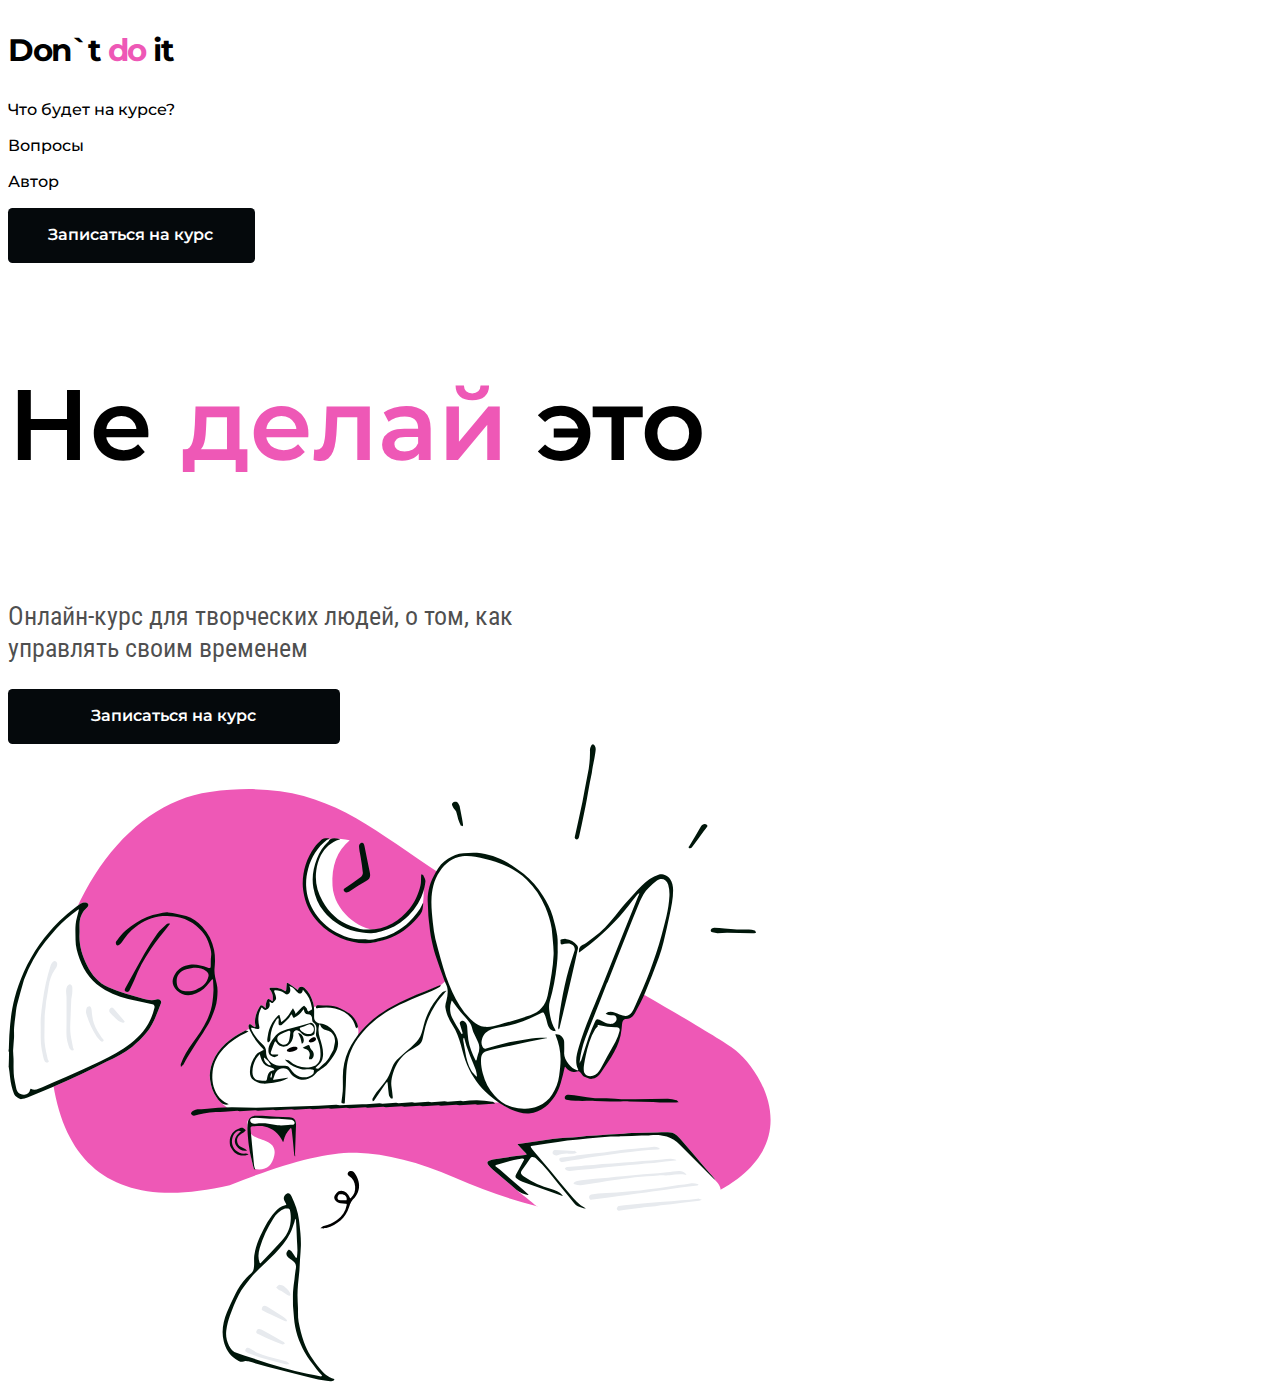
<file: lw5/index.html>
<!DOCTYPE html>
<html lang="ru">
<head>
  <meta charset="UTF-8">
  <title>Don't do it</title>
  <link href="css/style.css" rel="stylesheet">
  <link href="https://fonts.googleapis.com/css2?family=Montserrat:wght@500;600;700&display=swap" rel="stylesheet">
  <link href="https://fonts.googleapis.com/css2?family=Roboto+Condensed&display=swap" rel="stylesheet">
</head>
<body>
  <p class="main_text_1">
    Don`t 
    <span class="main_text_1 color_accent">do </span>
    it
  </p>
  
  <p class="main_text_2">Что будет на курсе?</p>
  <p class="main_text_2">Вопросы</p>
  <p class="main_text_2">Автор</p>
  
  <div class="black_field">
    <p class="main_text_3">Записаться на курс</p>
  </div>
  
  <p class="main_text_4">
    Не
    <span class="main_text_4 color_accent">делай </span>
    это
  </p>
  
  <p class="common_text_1">Онлайн-курс для творческих людей, о том, как управлять своим временем</p>
  
  <div class="black_field more_long">
    <p class="main_text_3">Записаться на курс</p>
  </div>
  
  <img src="images/IllustrationDone.svg" alt="funny image">
  
</body>
</file>
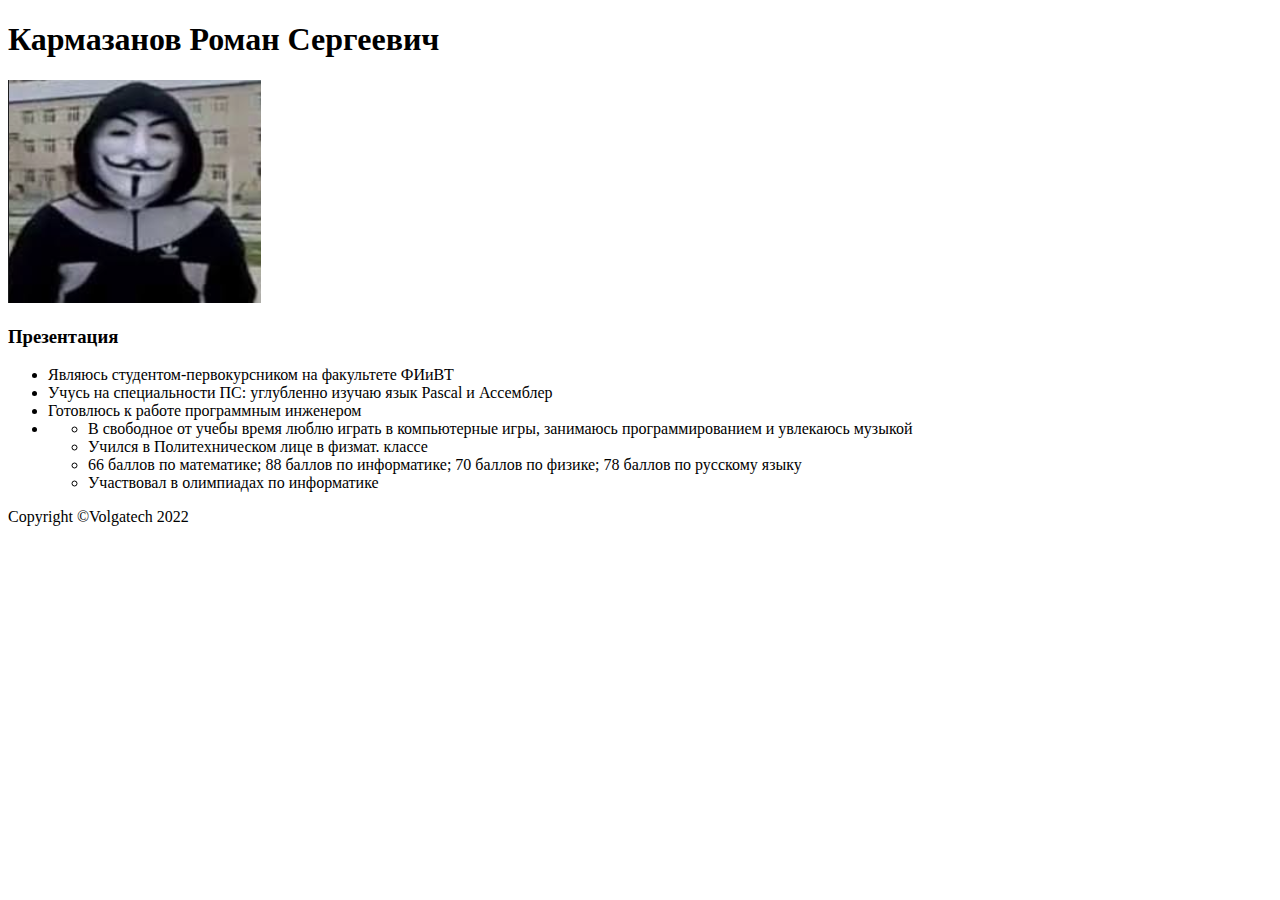
<file: lw4/task1/index.html>
<!DOCTYPE html>
<html lang="ru">
<head>
  <meta charset="UTF-8">
  <title>WebDev Разработчик</title>
</head>
<body>
  <header> 
    <h1>Кармазанов Роман Сергеевич</h1>
  </header>
  <section>
    <img src="imgs/img1.png" alt="funny_image"> 
    <h3>Презентация</h3>
    <ul>
      <li>Являюсь студентом-первокурсником на факультете ФИиВТ</li>
      <li>Учусь на специальности ПС: углубленно изучаю язык Pascal и Ассемблер</li>
      <li>Готовлюсь к работе программным инженером</li>
      <li>
        <ul>
          <li>В свободное от учебы время люблю играть в компьютерные игры, занимаюсь программированием и увлекаюсь музыкой</li>
          <li>Учился в Политехническом лице в физмат. классе</li>
          <li>66 баллов по математике; 88 баллов по информатике; 70 баллов по физике; 78 баллов по русскому языку
          <li>Участвовал в олимпиадах по информатике</li>
        </ul>  
      </li>
    </ul>
  </section>
  <footer>
    <p>Copyright ©Volgatech 2022</p>
  </footer>  
</body>
</html>
</file>
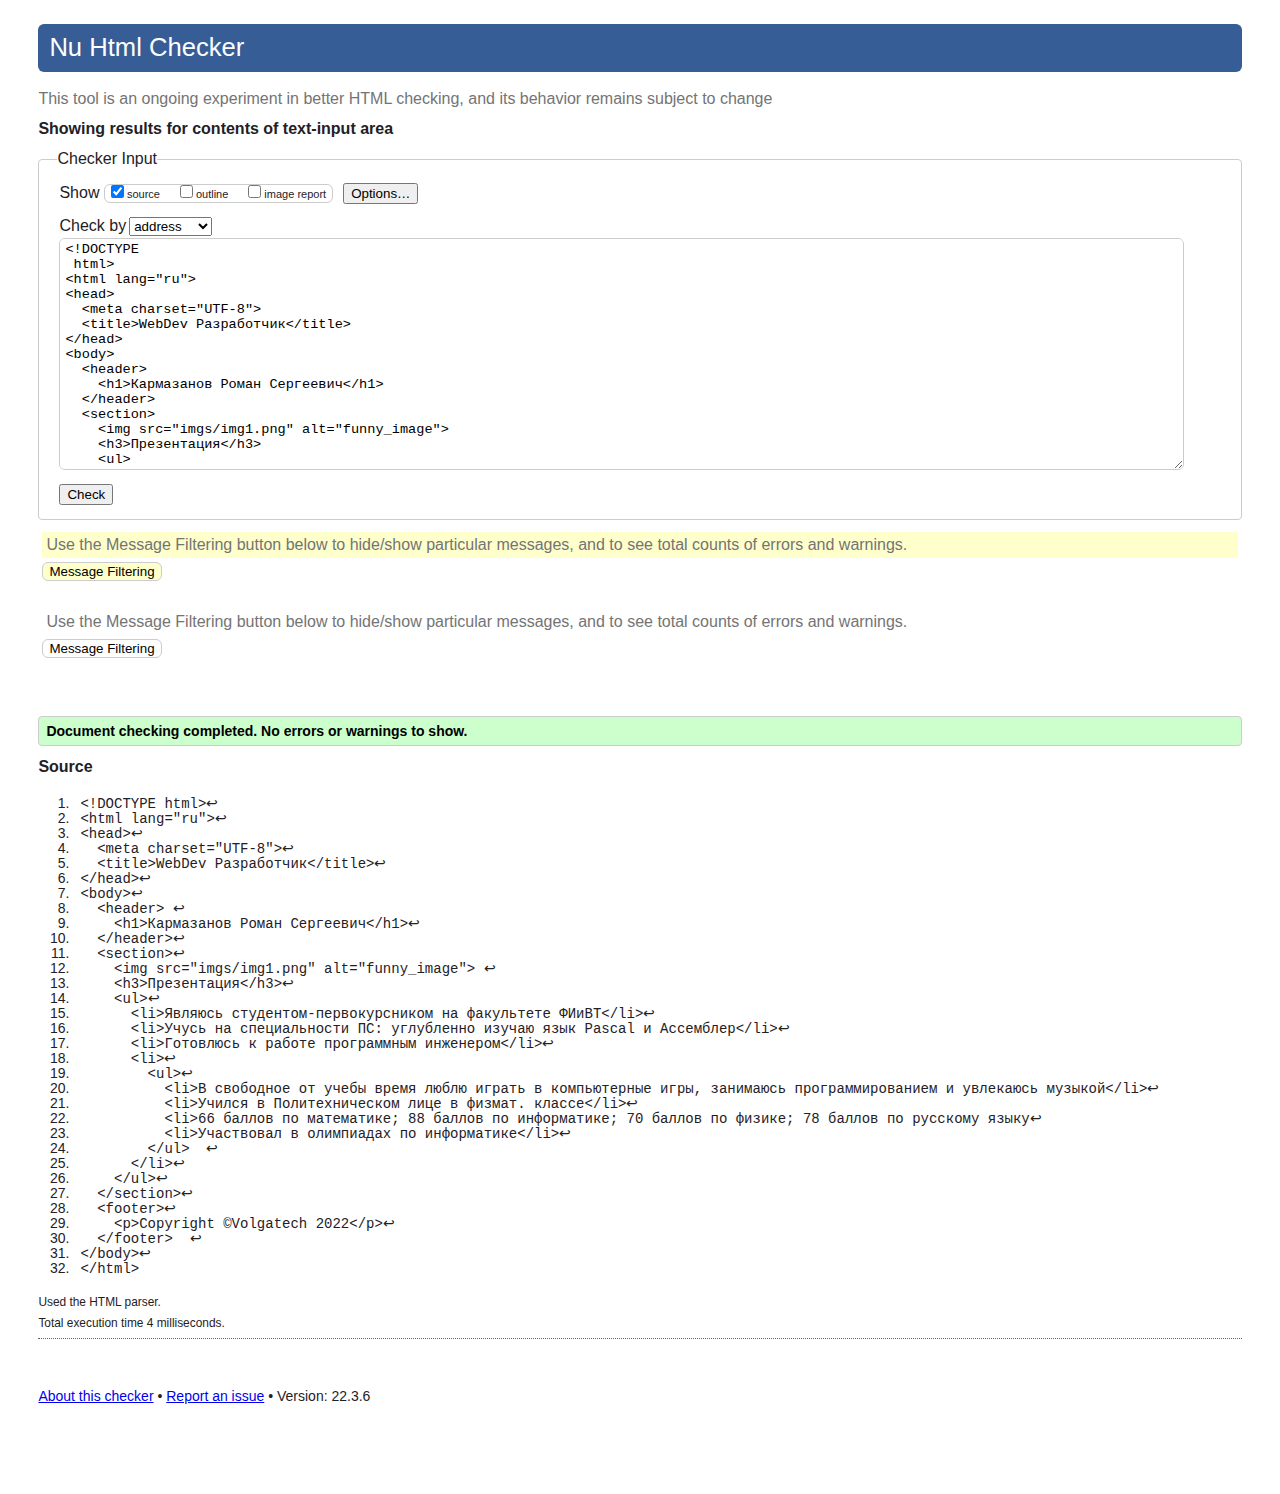
<file: lw4/task3/Showing results for contents of text-input area - Nu Html Checker.htm>
<!DOCTYPE html>
<html lang="en"><script type="text/javascript" async="" defer="defer" src="Showing%20results%20for%20contents%20of%20text-input%20area%20-%20Nu%20Html%20Checker_files/matomo.js"><style></style></script><script>
    (function() {
    class RuffleMimeType {
        constructor(a, b, c) {
            this.type = a, this.description = b, this.suffixes = c
        }
    }
    class RuffleMimeTypeArray {
        constructor(a) {
            this.__mimetypes = [], this.__named_mimetypes = {};
            for (let b of a) this.install(b)
        }
        install(a) {
            let b = this.__mimetypes.length;
            this.__mimetypes.push(a), this.__named_mimetypes[a.type] = a, this[a.type] = a, this[b] = a
        }
        item(a) {
            return this.__mimetypes[a]
        }
        namedItem(a) {
            return this.__named_mimetypes[a]
        }
        get length() {
            return this.__mimetypes.length
        }
    }
    class RufflePlugin extends RuffleMimeTypeArray {
        constructor(a, b, c, d) {
            super(d), this.name = a, this.description = b, this.filename = c
        }
        install(a) {
            a.enabledPlugin || (a.enabledPlugin = this), super.install(a)
        }
    }
    class RufflePluginArray {
        constructor(a) {
            this.__plugins = [], this.__named_plugins = {};
            for (let b of a) this.install(b)
        }
        install(a) {
            let b = this.__plugins.length;
            this.__plugins.push(a), this.__named_plugins[a.name] = a, this[a.name] = a, this[b] = a
        }
        item(a) {
            return this.__plugins[a]
        }
        namedItem(a) {
            return this.__named_plugins[a]
        }
        get length() {
            return this.__plugins.length
        }
    }
    const FLASH_PLUGIN = new RufflePlugin("Shockwave Flash", "Shockwave Flash 32.0 r0", "ruffle.js", [new RuffleMimeType("application/futuresplash", "Shockwave Flash", "spl"), new RuffleMimeType("application/x-shockwave-flash", "Shockwave Flash", "swf"), new RuffleMimeType("application/x-shockwave-flash2-preview", "Shockwave Flash", "swf"), new RuffleMimeType("application/vnd.adobe.flash-movie", "Shockwave Flash", "swf")]);

    function install_plugin(a) {
        navigator.plugins.install || Object.defineProperty(navigator, "plugins", {
            value: new RufflePluginArray(navigator.plugins),
            writable: !1
        }), navigator.plugins.install(a), 0 < a.length && !navigator.mimeTypes.install && Object.defineProperty(navigator, "mimeTypes", {
            value: new RuffleMimeTypeArray(navigator.mimeTypes),
            writable: !1
        });
        for (var b = 0; b < a.length; b += 1) navigator.mimeTypes.install(a[b])
    }
    install_plugin(FLASH_PLUGIN);
})();
</script><head>
<meta http-equiv="content-type" content="text/html; charset=UTF-8"><link href="https://validator.w3.org/nu/icon.png" rel="icon"><link href="Showing%20results%20for%20contents%20of%20text-input%20area%20-%20Nu%20Html%20Checker_files/style.css" rel="stylesheet"><title>Showing results for contents of text-input area - Nu Html Checker</title><meta name="viewport" content="width=device-width, initial-scale=1"></head><body><div id="banner"><h1 id="title"><a href="https://validator.w3.org/nu/"><span>Nu Html Checker</span></a></h1></div><p class="disclaimer">This tool is an ongoing experiment in better HTML checking, and its behavior remains subject to change</p><h2 id="top">Showing results for contents of text-input area</h2><form method="post" enctype="multipart/form-data"><fieldset><legend>Checker Input</legend><p class="checkboxes">Show <span class="checkboxgroup"><label title="Display the markup source of the input document." for="showsource"><input type="checkbox" name="showsource" id="showsource" value="yes" checked="checked">source</label><label title="Display an outline of the input document." for="showoutline"><input type="checkbox" name="showoutline" id="showoutline" value="yes">outline</label><label title="Display a report about the textual alternatives for images." for="showimagereport"><input type="checkbox" name="showimagereport" id="showimagereport" value="yes">image report</label></span><input id="show_options" type="button" value="Options…"><span class="extraoptions hidden"><span class="checkboxgroup"><label title="Check the content of all responses, including (non-200) error responses"><input type="checkbox" name="checkerrorpages" id="checkerrorpages" value="yes">check error pages</label></span><label id="user-agent-label" title="Specify the user-agent string to send in the document request">User-Agent <input name="useragent" list="useragents" value="Validator.nu/LV http://validator.w3.org/services" disabled="disabled"></label><label id="accept-language-label" title="Specify the accept-language header to send in the document request">Accept-Language <input id="acceptlanguage" name="acceptlanguage" disabled="disabled"></label><datalist id="useragents"><option value="Mozilla/5.0 (Linux; Android 4.4.2; en-us; SC-04E Build/KOT49H) AppleWebKit/537.36 (KHTML, like Gecko) Version/1.5 Chrome/28.0.1500.94 Mobile Safari/537.36" label="Android"></option><option value="Mozilla/5.0 (Windows NT 6.1) AppleWebKit/537.36 (KHTML, like Gecko) Chrome/41.0.2228.0 Safari/537.36" label="Chrome"></option><option value="Mozilla/5.0 (Windows NT 6.3; rv:36.0) Gecko/20100101 Firefox/36.0" label="Firefox"></option><option value="Mozilla/5.0 (Windows NT 6.3; Trident/7.0; rv:11.0) like Gecko" label="Internet Explorer"></option><option value="Mozilla/5.0 (iPhone; CPU iPhone OS 6_0 like Mac OS X) AppleWebKit/536.26 (KHTML, like Gecko) Version/6.0 Mobile/10A5376e Safari/8536.25" label="iPhone/iOS Safari"></option><option value="Mozilla/5.0 (Windows NT 6.3) AppleWebKit/537.36 (KHTML, like Gecko) Chrome/41.0.2272.89 Safari/537.36 OPR/28.0.1750.48" label="Opera"></option><option value="Mozilla/5.0 (Macintosh; Intel Mac OS X 10_10_2) AppleWebKit/600.4.10 (KHTML, like Gecko) Version/8.0.4 Safari/600.4.10" label="Safari"></option><option value="Validator.nu/LV" label="default"></option></datalist></span></p><div id="inputregion"><label id="inputlabel">Check by<select id="docselect"><option value="">address</option><option value="file">file upload</option><option value="textarea" selected="selected">text input</option></select></label><label id="csslabel" title="Treat the input as CSS." for="css"><input type="checkbox" name="css" id="css" value="yes">CSS</label><textarea cols="72" rows="15" id="doc" aria-labelledby="docselect">&lt;!DOCTYPE
 html&gt;
&lt;html lang="ru"&gt;
&lt;head&gt;
  &lt;meta charset="UTF-8"&gt;
  &lt;title&gt;WebDev Разработчик&lt;/title&gt;
&lt;/head&gt;
&lt;body&gt;
  &lt;header&gt; 
    &lt;h1&gt;Кармазанов Роман Сергеевич&lt;/h1&gt;
  &lt;/header&gt;
  &lt;section&gt;
    &lt;img src="imgs/img1.png" alt="funny_image"&gt; 
    &lt;h3&gt;Презентация&lt;/h3&gt;
    &lt;ul&gt;
      &lt;li&gt;Являюсь студентом-первокурсником на факультете 
ФИиВТ&lt;/li&gt;
      &lt;li&gt;Учусь на специальности ПС: углубленно изучаю язык Pascal
 и Ассемблер&lt;/li&gt;
      &lt;li&gt;Готовлюсь к работе программным инженером&lt;/li&gt;
      &lt;li&gt;
        &lt;ul&gt;
          &lt;li&gt;В свободное от учебы время люблю играть в 
компьютерные игры, занимаюсь программированием и увлекаюсь 
музыкой&lt;/li&gt;
          &lt;li&gt;Учился в Политехническом лице в физмат. 
классе&lt;/li&gt;
          &lt;li&gt;66 баллов по математике; 88 баллов по информатике; 
70 баллов по физике; 78 баллов по русскому языку
          &lt;li&gt;Участвовал в олимпиадах по информатике&lt;/li&gt;
        &lt;/ul&gt;  
      &lt;/li&gt;
    &lt;/ul&gt;
  &lt;/section&gt;
  &lt;footer&gt;
    &lt;p&gt;Copyright ©Volgatech 2022&lt;/p&gt;
  &lt;/footer&gt;  
&lt;/body&gt;
&lt;/html&gt;</textarea></div><p><input value="Check" type="submit" id="submit"><input type="hidden" name="content"></p></fieldset></form><section id="filters" class="unexpanded"><div class="message_filtering">Use the Message Filtering button below to hide/show particular messages, and to see total counts of errors and warnings.</div><h2><button class="message_filtering" tabindex="0">Message Filtering</button></h2></section><script src="Showing%20results%20for%20contents%20of%20text-input%20area%20-%20Nu%20Html%20Checker_files/script.js"></script><script src="data:text/javascript,var%20_paq%3Dwindow._paq%7C%7C%5B%5D%3B_paq.push%28%5B%22trackPageView%22%5D%29%2C_paq.push%28%5B%22enableLinkTracking%22%5D%29%2Cfunction%28%29%7Bvar%20e%3D%22https%3A%2F%2Fwww.w3.org%2Fanalytics%2Fpiwik%2F%22%3B_paq.push%28%5B%22setTrackerUrl%22%2Ce%2B%22matomo.php%22%5D%29%2C_paq.push%28%5B%22setSiteId%22%2C%22444%22%5D%29%3Bvar%20a%3Ddocument%2Ct%3Da.createElement%28%22script%22%29%2Cp%3Da.getElementsByTagName%28%22script%22%29%5B0%5D%3Bt.type%3D%22text%2Fjavascript%22%2Ct.async%3D%210%2Ct.defer%3D%210%2Ct.src%3De%2B%22matomo.js%22%2Cp.parentNode.insertBefore%28t%2Cp%29%7D%28%29%3B"></script><div id="results"><p class="success">Document checking completed. No errors or warnings to show.</p><h2 id="source">Source</h2><ol class="source"><li id="l1"><code>&lt;!DOCTYPE html&gt;</code><code class="lf" title="Line break">↩</code></li><li id="l2"><code>&lt;html lang="ru"&gt;</code><code class="lf" title="Line break">↩</code></li><li id="l3"><code>&lt;head&gt;</code><code class="lf" title="Line break">↩</code></li><li id="l4"><code>  &lt;meta charset="UTF-8"&gt;</code><code class="lf" title="Line break">↩</code></li><li id="l5"><code>  &lt;title&gt;WebDev Разработчик&lt;/title&gt;</code><code class="lf" title="Line break">↩</code></li><li id="l6"><code>&lt;/head&gt;</code><code class="lf" title="Line break">↩</code></li><li id="l7"><code>&lt;body&gt;</code><code class="lf" title="Line break">↩</code></li><li id="l8"><code>  &lt;header&gt; </code><code class="lf" title="Line break">↩</code></li><li id="l9"><code>    &lt;h1&gt;Кармазанов Роман Сергеевич&lt;/h1&gt;</code><code class="lf" title="Line break">↩</code></li><li id="l10"><code>  &lt;/header&gt;</code><code class="lf" title="Line break">↩</code></li><li id="l11"><code>  &lt;section&gt;</code><code class="lf" title="Line break">↩</code></li><li id="l12"><code>    &lt;img src="imgs/img1.png" alt="funny_image"&gt; </code><code class="lf" title="Line break">↩</code></li><li id="l13"><code>    &lt;h3&gt;Презентация&lt;/h3&gt;</code><code class="lf" title="Line break">↩</code></li><li id="l14"><code>    &lt;ul&gt;</code><code class="lf" title="Line break">↩</code></li><li id="l15"><code>      &lt;li&gt;Являюсь студентом-первокурсником на факультете ФИиВТ&lt;/li&gt;</code><code class="lf" title="Line break">↩</code></li><li id="l16"><code>      &lt;li&gt;Учусь на специальности ПС: углубленно изучаю язык Pascal и Ассемблер&lt;/li&gt;</code><code class="lf" title="Line break">↩</code></li><li id="l17"><code>      &lt;li&gt;Готовлюсь к работе программным инженером&lt;/li&gt;</code><code class="lf" title="Line break">↩</code></li><li id="l18"><code>      &lt;li&gt;</code><code class="lf" title="Line break">↩</code></li><li id="l19"><code>        &lt;ul&gt;</code><code class="lf" title="Line break">↩</code></li><li id="l20"><code>          &lt;li&gt;В свободное от учебы время люблю играть в компьютерные игры, занимаюсь программированием и увлекаюсь музыкой&lt;/li&gt;</code><code class="lf" title="Line break">↩</code></li><li id="l21"><code>          &lt;li&gt;Учился в Политехническом лице в физмат. классе&lt;/li&gt;</code><code class="lf" title="Line break">↩</code></li><li id="l22"><code>          &lt;li&gt;66 баллов по математике; 88 баллов по информатике; 70 баллов по физике; 78 баллов по русскому языку</code><code class="lf" title="Line break">↩</code></li><li id="l23"><code>          &lt;li&gt;Участвовал в олимпиадах по информатике&lt;/li&gt;</code><code class="lf" title="Line break">↩</code></li><li id="l24"><code>        &lt;/ul&gt;  </code><code class="lf" title="Line break">↩</code></li><li id="l25"><code>      &lt;/li&gt;</code><code class="lf" title="Line break">↩</code></li><li id="l26"><code>    &lt;/ul&gt;</code><code class="lf" title="Line break">↩</code></li><li id="l27"><code>  &lt;/section&gt;</code><code class="lf" title="Line break">↩</code></li><li id="l28"><code>  &lt;footer&gt;</code><code class="lf" title="Line break">↩</code></li><li id="l29"><code>    &lt;p&gt;Copyright ©Volgatech 2022&lt;/p&gt;</code><code class="lf" title="Line break">↩</code></li><li id="l30"><code>  &lt;/footer&gt;  </code><code class="lf" title="Line break">↩</code></li><li id="l31"><code>&lt;/body&gt;</code><code class="lf" title="Line break">↩</code></li><li id="l32"><code>&lt;/html&gt;</code></li></ol><div class="details"><p class="msgschema">Used the schema for HTML + SVG 1.1 + MathML 3.0 + RDFa 1.1.</p><p class="msgmediatype">Used the HTML parser.</p></div><p class="stats">Total execution time 4 milliseconds.</p></div><hr><div id="about"><p><a href="https://validator.w3.org/nu/about.html">About this checker</a> • <a href="https://validator.w3.org/nu/about.html#issues">Report an issue</a> • <span class="version">Version: 22.3.6</span></p></div></body></html>
</file>
<file: lw5/css/style.css>
body
{
    background: #FFF;
}

.main_text_1
{
    font-family: Montserrat;
    font-size: 31px;
    font-style: normal;
    font-weight: 700;
    line-height: 38px;
    letter-spacing: -0.045em;
}

.main_text_2
{
    height: 20px;
    font-family: 'Montserrat';
    font-style: normal;
    font-weight: 500;
    font-size: 16px;
    line-height: 20px;
    line-height: 122.35%;
    color: #000;
}

.main_text_3
{
    width: 167px;
    height: 17px;

    font-family: 'Montserrat';
    font-style: normal;
    font-weight: 600;
    font-size: 16px;
    line-height: 16px;
    margin-left: auto;
    margin-right: auto;
    margin-top: auto;
    margin-bottom: auto;
    color: #FFFFFF;
}

.main_text_4 
{
    width: 745px;
    height: 138.31px;
    font-family: 'Montserrat';
    font-style: normal;
    font-weight: 600;
    font-size: 100px;
    line-height: 122.35%;
    color: #000000;
}

.common_text_1
{
    width: 545px;
    height: 62px;
    font-family: 'Roboto Condensed';
    font-style: normal;
    font-weight: 400;
    font-size: 26px;
    line-height: 120%;
    color: rgba(0, 0, 0, 0.7);
}


.color_accent
{
    color: #EE58B6
}

.black_field
{
    display: flex;
    flex-direction: row;

    width: 247px;
    height: 55px;

    background: #05090C;
    border-radius: 4.59px;
}

.more_long
{
    width: 332px;
}
</file>
